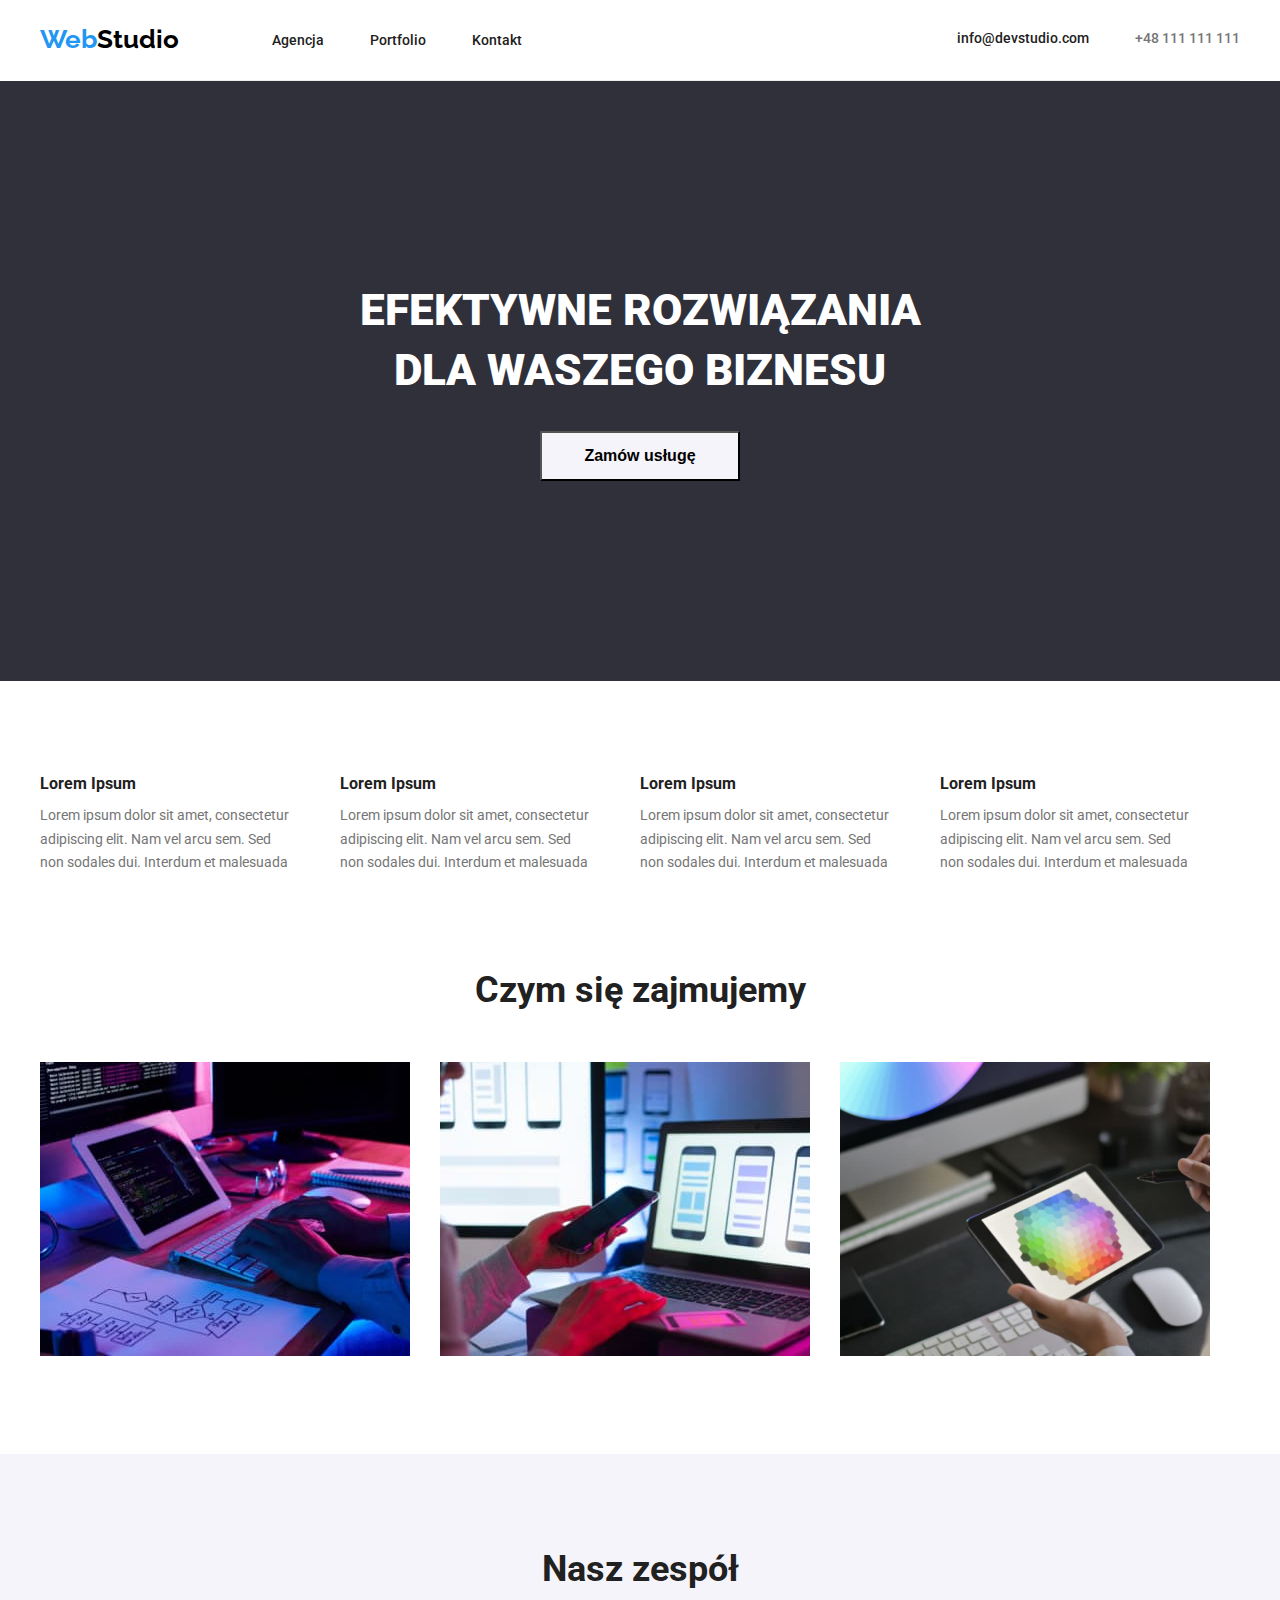
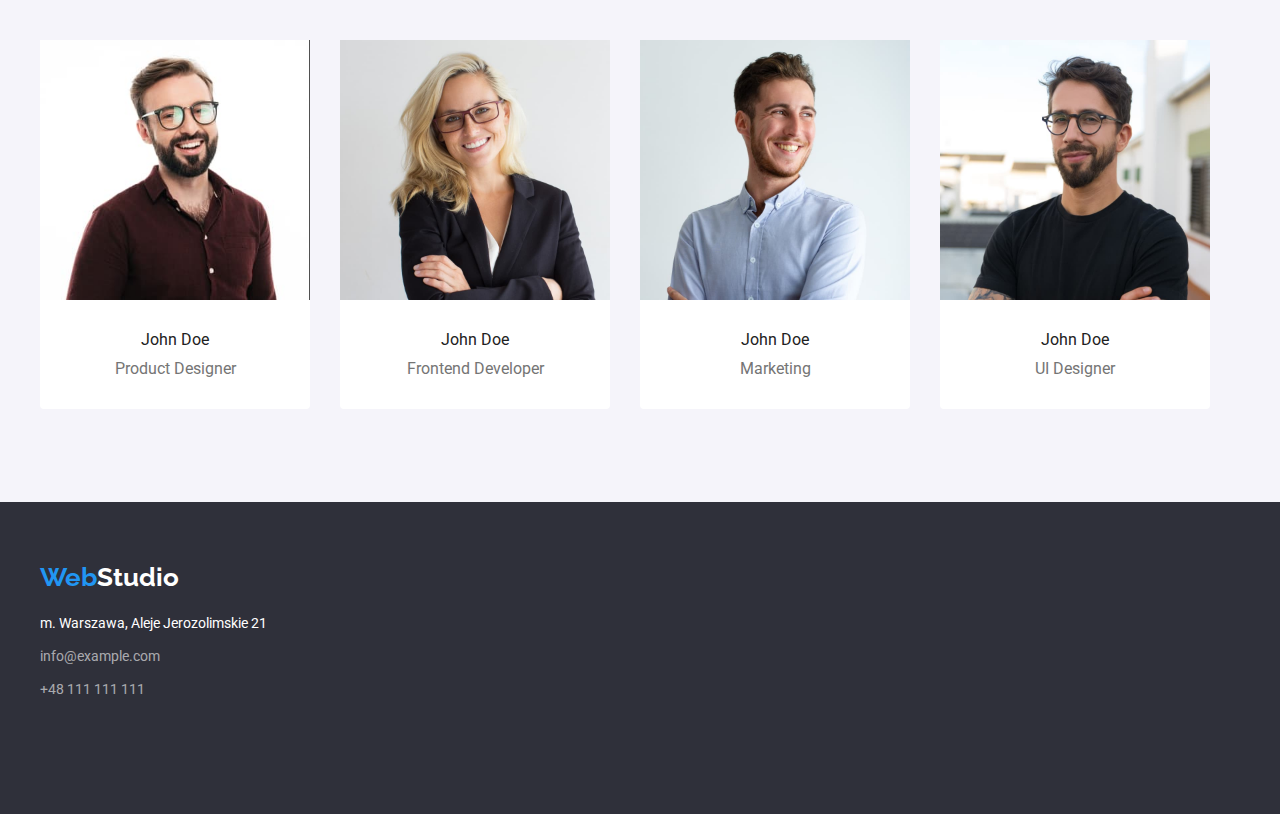
<file: index.html>
<!DOCTYPE html>
<html lang="pl">
  <head>
    <link rel="preconnect" href="https://fonts.googleapis.com" />
    <link rel="preconnect" href="https://fonts.gstatic.com" crossorigin />
    <link
      href="https://fonts.googleapis.com/css2?family=Raleway:wght@700&family=Roboto:wght@400;500;700;900&display=swap"
      rel="stylesheet"
    />

    <link
      rel="stylesheet"
      href="https://cdnjs.cloudflare.com/ajax/libs/modern-normalize/1.1.0/modern-normalize.min.css"
      integrity="sha512-wpPYUAdjBVSE4KJnH1VR1HeZfpl1ub8YT/NKx4PuQ5NmX2tKuGu6U/JRp5y+Y8XG2tV+wKQpNHVUX03MfMFn9Q=="
      crossorigin="anonymous"
      referrerpolicy="no-referrer"
    />
    <meta charset="UTF-8" />
    <meta http-equiv="X-UA-Compatible" content="IE=edge" />
    <meta name="viewport" content="width=device-width, initial-scale=1.0" />
    <title>WebStudio</title>
    <link rel="stylesheet" href="./css/style.css" />
  </head>
  <body>
    <header>
      <div class="container containerinheader">
        <nav>
          <ul class="header">
            <li>
              <a href="./index.html" class="logoheader">
                <span class="firstpartlogo">Web</span
                ><span class="thirdpartlogo">Studio</span></a
              >
            </li>
            <li>
              <a class="interactive" href="Agencja">Agencja</a>
            </li>
            <li>
              <a class="interactive" href="./portfolio.html">Portfolio</a>
            </li>
            <li>
              <a class="interactive" href="Kontakt">Kontakt</a>
            </li>
          </ul>
        </nav>
        <div class="secondpartheader">
          <a class="interactive" href="mailto:info@devstudio.com"
            >info@devstudio.com</a
          >
          <a class="interactiveplus" href="tel:+48111111111">+48 111 111 111</a>
        </div>
      </div>
    </header>
    <main>
      <section class="tittle">
        <div class="container proffession-general">
          <h1>efektywne rozwiązania<br />dla waszego biznesu</h1>
          <button type="button" class="buttonstudio">Zamów usługę</button>
        </div>
      </section>
      <section>
        <div class="container loremipsummargin">
          <ul class="loremipsum">
            <li class="loremipsum-items">
              <h3>Lorem Ipsum</h3>

              <p>
                Lorem ipsum dolor sit amet, consectetur adipiscing elit. Nam vel
                arcu sem. Sed <br/> non sodales dui. Interdum et malesuada
              </p>
            </li>
            <li class="loremipsum-items">
              <h3>Lorem Ipsum</h3>

              <p>
                Lorem ipsum dolor sit amet, consectetur adipiscing elit. Nam vel
                arcu sem. Sed </br> non sodales dui. Interdum et malesuada
              </p>
            </li>
            <li class="loremipsum-items">
              <h3>Lorem Ipsum</h3>
              <p>
                Lorem ipsum dolor sit amet, consectetur adipiscing elit. Nam vel
                arcu sem. Sed <br/> non sodales dui. Interdum et malesuada
              </p>
            </li>
            <li class="loremipsum-items">
              <h3>Lorem Ipsum</h3>
              <p>
                Lorem ipsum dolor sit amet, consectetur adipiscing elit. Nam vel
                arcu sem. Sed <br/> non sodales dui. Interdum et malesuada
              </p>
            </li>
          </ul>
        </div>
      </section>
      <section>
        <div class="container">
          <h2>Czym się zajmujemy</h2>
          <ul class="profession-set">
            <li class="profession-item">
              <img
                src="images/box-image-1.jpg"
                alt="mężczyzna programuje uzywajac dwoch monitorów"
                width="370"
                height="294"
              />
            </li>
            <li class="profession-item">
              <img
                src="images/box-image-2.jpg"
                alt="mezczyzna trzyma komorke w lewej dloni i na monitorze wyswitlaja sie trzy telefony komorkowe"
                width="370"
                height="294"
              />
            </li>
            <li class="profession-item">
              <img
                src="images/box-image-3.jpg"
                alt="wyswitlona na tablecie skala kolorow"
                width="370"
                height="294"
              />
            </li>
          </ul>
        </div>
      </section>
      <section class="ourteamblock">
        <div class="container ourteam-concent">
          <h2>Nasz zespół</h2>
          <ul class="ourteam">
            <li class="ourteam-item">
              <figure>
                <img
                  src="images/team-card-image-1.jpg"
                  alt="mezczyzna w okularach usmiecha sie"
                  width="270"
                  height="260"
                />
                <figcaption class="namemargin">
                  <p class="nameindex">John Doe</p>
                  <p class="proffession">Product Designer</p>
                </figcaption>
              </figure>
            </li>
            <li class="ourteam-item">
              <figure>
                <img
                  src="images/team-card-image-2.jpg"
                  alt="kobieta z blond włosami w okularach usmiecha sie"
                  width="270"
                  height="260"
                />
                <figcaption class="namemargin">
                  <p class="nameindex">John Doe</p>
                  <p class="proffession">Frontend Developer</p>
                </figcaption>
              </figure>
            </li>
            <li class="ourteam-item">
              <figure>
                <img
                  src="images/team-card-image-3.jpg"
                  alt="mezczyzna w niebieskiej koszuli usmiecha sie"
                  width="270"
                  height="260"
                />
                <figcaption class="namemargin">
                  <p class="nameindex">John Doe</p>
                  <p class="proffession">Marketing</p>
                </figcaption>
              </figure>
            </li>
            <li class="ourteam-item">
              <figure>
                <img
                  src="images/team-card-image-4.jpg"
                  alt="mezczyzna w okularach usmiecha sie"
                  width="270"
                  height="260"
                />
                <figcaption class="namemargin">
                  <p class="nameindex">John Doe</p>
                  <p class="proffession">UI Designer</p>
                </figcaption>
              </figure>
            </li>
          </ul>
        </div>
      </section>
    </main>
    <footer>
      <div class="container">
        <a href="./index.html" class="logo"
          ><span class="firstpartlogo">Web</span
          ><span class="secondpartlogo">Studio</span></a
        >
        <address class="address">m. Warszawa, Aleje Jerozolimskie 21</address>
        <p class="email">info@example.com</p>
        <p class="telnr">+48 111 111 111</p>
      </div>
    </footer>
  </body>
</html>
</file>
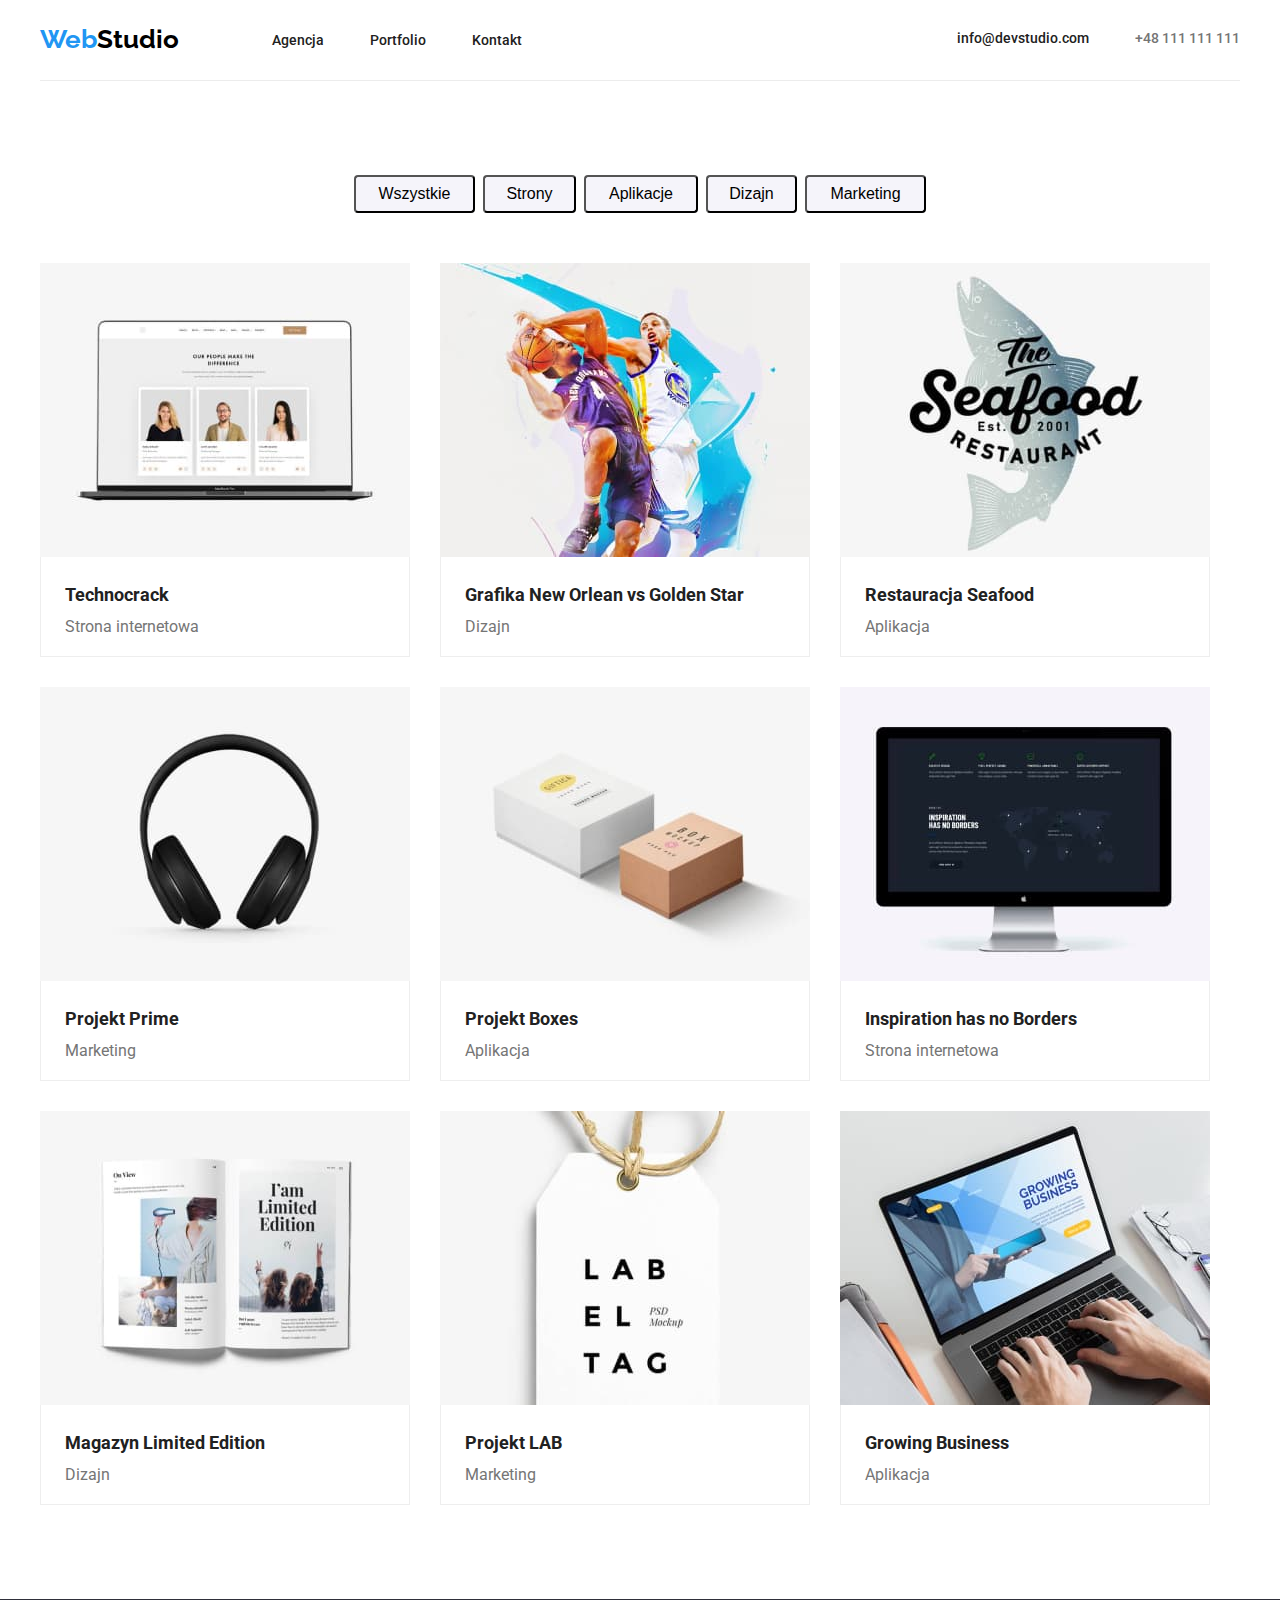
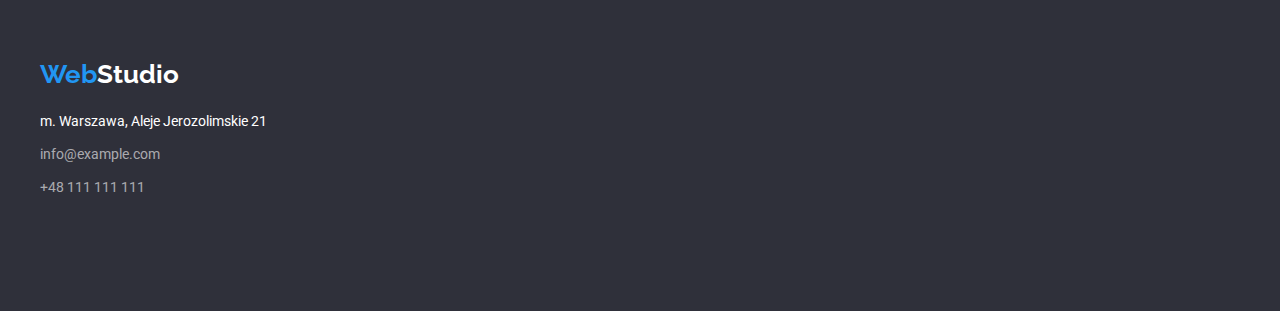
<file: portfolio.html>
<!DOCTYPE html>
<html lang="pl">
  <head>
    <link rel="preconnect" href="https://fonts.googleapis.com" />
    <link rel="preconnect" href="https://fonts.gstatic.com" crossorigin />
    <link
      href="https://fonts.googleapis.com/css2?family=Raleway:wght@700&family=Roboto:wght@400;500;700;900&display=swap"
      rel="stylesheet"
    />
    <link
      rel="stylesheet"
      href="https://cdnjs.cloudflare.com/ajax/libs/modern-normalize/1.1.0/modern-normalize.min.css"
      integrity="sha512-wpPYUAdjBVSE4KJnH1VR1HeZfpl1ub8YT/NKx4PuQ5NmX2tKuGu6U/JRp5y+Y8XG2tV+wKQpNHVUX03MfMFn9Q=="
      crossorigin="anonymous"
      referrerpolicy="no-referrer"
    />
    <meta charset="UTF-8" />
    <meta http-equiv="X-UA-Compatible" content="IE=edge" />
    <meta name="viewport" content="width=device-width, initial-scale=1.0" />
    <title>Portfolio</title>
    <link rel="stylesheet" href="./css/style.css" />
  </head>
  <body>
    <header>
      <div class="container containerinheader">
        <nav>
          <ul class="header">
            <li>
              <a href="./index.html" class="logoheader">
                <span class="firstpartlogo">Web</span
                ><span class="thirdpartlogo">Studio</span></a
              >
            </li>
            <li>
              <a class="interactive" href="Agencja">Agencja</a>
            </li>
            <li>
              <a class="interactive" href="./portfolio.html">Portfolio</a>
            </li>
            <li>
              <a class="interactive" href="Kontakt">Kontakt</a>
            </li>
          </ul>
        </nav>
        <div class="secondpartheader">
          <a class="interactive" href="mailto:info@devstudio.com"
            >info@devstudio.com</a
          >
          <a class="interactiveplus" href="tel:+48111111111">+48 111 111 111</a>
        </div>
      </div>
    </header>
    <main>
      <section>
        <div class="container menu-section">
          <ul class="menu">
            <li><button type="button" class="wszystkie">Wszystkie</button></li>
            <li><button type="button" class="strony">Strony</button></li>
            <li><button type="button" class="aplikacje">Aplikacje</button></li>
            <li><button type="button" class="dizajn">Dizajn</button></li>
            <li><button type="button" class="marketing">Marketing</button></li>
          </ul>
        </div>
      </section>
      <section>
        <div class="container pictures">
          <ul class="portfolio">
            <li class="portfolio-item">
              <figure>
                <img
                  src="./images/womenmanwomen.jpg"
                  width="370"
                  height="294"
                  alt="womenmanwomen"
                />
                <figcaption class="portmenu">
                  <p class="name">Technocrack</p>
                  <p class="proffessionport">Strona internetowa</p>
                </figcaption>
              </figure>
            </li>
            <li class="portfolio-item">
              <figure>
                <img
                  src="./images/basketboolplayers.jpg"
                  width="370"
                  height="294"
                  alt="basketboolplayers"
                />
                <figcaption class="portmenu">
                  <p class="name">Grafika New Orlean vs Golden Star</p>
                  <p class="proffessionport">Dizajn</p>
                </figcaption>
              </figure>
            </li>
            <li class="portfolio-item">
              <figure>
                <img
                  src="./images/fish.jpg"
                  width="370"
                  height="294"
                  alt="fish"
                />
                <figcaption class="portmenu">
                  <p class="name">Restauracja Seafood</p>
                  <p class="proffessionport">Aplikacja</p>
                </figcaption>
              </figure>
            </li>
            <li class="portfolio-item">
              <figure>
                <img
                  src="./images/headphones.jpg"
                  width="370"
                  height="294"
                  alt="headphones"
                />
                <figcaption class="portmenu">
                  <p class="name">Projekt Prime</p>
                  <p class="proffessionport">Marketing</p>
                </figcaption>
              </figure>
            </li>
            <li class="portfolio-item">
              <figure>
                <img
                  src="./images/twoboxes.jpg"
                  width="370"
                  height="294"
                  alt="twoboxes"
                />
                <figcaption class="portmenu">
                  <p class="name">Projekt Boxes</p>
                  <p class="proffessionport">Aplikacja</p>
                </figcaption>
              </figure>
            </li>
            <li class="portfolio-item">
              <figure>
                <img
                  src="./images/monitor.jpg"
                  width="370"
                  height="294"
                  alt="monitor"
                />
                <figcaption class="portmenu">
                  <p class="name">Inspiration has no Borders</p>
                  <p class="proffessionport">Strona internetowa</p>
                </figcaption>
              </figure>
            </li>
            <li class="portfolio-item">
              <figure>
                <img
                  src="./images/book.jpg"
                  width="370"
                  height="294"
                  alt="book"
                />
                <figcaption class="portmenu">
                  <p class="name">Magazyn Limited Edition</p>
                  <p class="proffessionport">Dizajn</p>
                </figcaption>
              </figure>
            </li>
            <li class="portfolio-item">
              <figure>
                <img
                  src="./images/label.jpg"
                  width="370"
                  height="294"
                  alt="label"
                />
                <figcaption class="portmenu">
                  <p class="name">Projekt LAB</p>
                  <p class="proffessionport">Marketing</p>
                </figcaption>
              </figure>
            </li>
            <li class="portfolio-item">
              <figure>
                <img
                  src="./images/laptop.jpg"
                  width="370"
                  height="294"
                  alt="laptop"
                />
                <figcaption class="portmenu">
                  <p class="name">Growing Business</p>
                  <p class="proffessionport">Aplikacja</p>
                </figcaption>
              </figure>
            </li>
          </ul>
        </div>
      </section>
    </main>
    <footer>
      <div class="container">
        <a href="./index.html" class="logo"
          ><span class="firstpartlogo">Web</span
          ><span class="secondpartlogo">Studio</span></a
        >
        <address class="address">m. Warszawa, Aleje Jerozolimskie 21</address>
        <p class="email">info@example.com</p>
        <p class="telnr">+48 111 111 111</p>
      </div>
    </footer>
  </body>
</html>
</file>
<file: css/style.css>
* {
  margin: 0;
  padding: 0;
}

body {
  color: rgba(33, 33, 33, 1);
  font-family: "Roboto", sans-serif;
  margin: 0;
}
:root {
  --main-color-grey: rgba(117, 117, 117, 1);
  --main-color-blue: rgba(33, 150, 243, 1);
  --main-color-white: rgba(255, 255, 255, 1);
  --main-color-white-plus: rgba(255, 255, 255, 0.6);
  --secondary--black: rgba(0, 0, 0, 1);
  --main-color-background: rgba(47, 48, 58, 1);
  --main-color-button: rgba(245, 244, 250, 1);
}
footer {
  background: rgba(47, 48, 58, 1);
  height: 252px;
  width: 100%;
  padding-top: 60px;
}
.tittle {
  background: rgba(47, 48, 58, 1);
  height: 600px;
  width: 100%;
}
.address {
  color: var(--main-color-white);
  font-size: 14px;
  line-height: 1.71;
  margin-top: 20px;
  margin-bottom: 9px;
  text-align: left;
  font-style: normal;
  letter-spacing: 3%;
}
h1 {
  color: var(--main-color-white);
  font-size: 44px;
  line-height: 1.36;
  font-weight: 900;
  text-transform: uppercase;
  text-align: center;
}
.logoheader {
  text-decoration: none;
  margin-right: 93px;
}
.logo {
  text-decoration: none;
}
.firstpartlogo {
  color: var(--main-color-blue);
  font-size: 26px;
  line-height: 1.19;
  font-weight: 700;
  font-family: raleway;
}
.secondpartlogo {
  color: var(--main-color-white);
  font-size: 26px;
  line-height: 1.19;
  font-weight: 700;
  font-family: raleway;
}
.thirdpartlogo {
  color: var(--secondary--black);
  font-size: 26px;
  line-height: 1.19;
  font-weight: 700;
  font-family: raleway;
}
.interactive:hover,
.interactive:focus {
  color: var(--main-color-blue);
  line-height: 1.14;
  font-size: 14px;
  font-weight: 500;
  text-decoration: none;
}
.interactive {
  color: var(--main-color-black);
  font-size: 14px;
  line-height: 1.14;
  font-weight: 500;
  text-decoration: none;
  margin-right: 46px;
}
.interactiveplus:hover,
.interactiveplus:focus {
  color: var(--main-color-blue);
  font-size: 14px;
  line-height: 1.14;
  font-weight: 500;
  text-decoration: none;
}
.interactiveplus {
  color: var(--main-color-grey);
  font-size: 14px;
  line-height: 1.14;
  font-weight: 500;
  text-decoration: none;
}
h2 {
  font-size: 36px;
  line-height: 1.17;
  text-align: center;
}
.proffession {
  color: var(--main-color-grey);
  padding-bottom: 30px;
}
.email,
.telnr {
  color: var(--main-color-white-plus);
  font-size: 14px;
  line-height: 1.71;
}
.buttonstudio {
  background-color: var(--main-color-button);
  cursor: pointer;
  font-size: 16px;
  line-height: 1.88;
  font-weight: 700;
  text-align: center;
  height: 50px;
  width: 200px;
  margin-top: 30px;
  text-align: center;
  letter-spacing: 6%;
}
button {
  background-color: var(--main-color-button);
  cursor: pointer;
  font-size: 16px;
  line-height: 1.62;
  font-weight: 500;
  text-align: center;
}
button:hover,
button:focus {
  color: var(--main-color-white);
  background-color: var(--main-color-blue);
  font-size: 16px;
  line-height: 1.62;
  font-weight: 500;
  text-align: center;
}
.buttonstudio:hover,
.buttonstudio:focus {
  color: var(--main-color-white);
  background-color: var(--main-color-blue);
  font-size: 16px;
  line-height: 1.88;
  font-weight: 700;
  text-align: center;
}
.tittle,
footer {
  background-color: var(--main-color-background);
}
.loremipsum > li {
  font-size: 14px;
}
.loremipsum h3 {
  line-height: 1.14;
  color: var(--main-color-black);
  margin-bottom: 10px;
}
.loremipsum p {
  line-height: 1.71;
  color: var(--main-color-grey);
}
.loremipsum {
  display: flex;
  margin-top: 94px;
  gap: 30px;
}
.loremipsum-items {
  list-style: none;
  justify-content: center;
  width: 270px;
}
.ourteam figcaption {
  line-height: 1.19;
}
.ourteam .name {
  font-weight: 500;
}
.portfolio .proffession {
  line-height: 1.88;
}
.name {
  margin-bottom: 4px;
}
.portfolio .name {
  font-weight: 700;
  font-size: 18px;
  line-height: 2;
}
.ourteam li {
  text-align: center;
}
.container {
  width: 1200px;
  margin: 0 auto;
}
.profession-set {
  display: flex;
  gap: 30px;
  margin-top: 50px;
}
.profession-item {
  list-style: none;
}
.ourteam {
  display: flex;
  gap: 30px;
  margin-top: 50px;
}
.ourteam-item {
  list-style: none;
}
.portfolio {
  display: flex;
  flex-wrap: wrap;
  gap: 30px;
}
.portfolio-item {
  list-style: none;
  flex-basis: calc((100%- (2 * 30px)) / 3);
}
.header {
  display: flex;
  justify-content: flex-start;
  align-items: center;
  list-style: none;
}
.secondpartheader {
  display: flex;
  justify-content: flex-end;
}
.containerinheader {
  display: flex;
  align-items: center;
  justify-content: space-between;
  padding-top: 24px;
  padding-bottom: 25px;
  border-bottom: 1px solid rgba(236, 236, 236, 1);
}
.ourteamblock {
  height: 648px;
  background-color: rgba(245, 244, 250, 1);
  margin-top: 94px;
}
.proffession-general {
  padding-top: 200px;
  padding-bottom: 200px;
  text-align: center;
}
.ourteam-concent {
  padding-top: 94px;
}
.email {
  margin-bottom: 9px;
  margin-top: 9px;
}
.loremipsummargin {
  margin-bottom: 94px;
}
.namemargin {
  border-bottom: 1px solid rgba(255, 255, 255, 1);
  border-left: 1px solid rgba(255, 255, 255, 1);
  border-right: 1px solid rgba(255, 255, 255, 1);
  border-color: rgba(255, 255, 255, 1);
  background-color: rgba(255, 255, 255, 1);
  border-bottom-right-radius: 4px;
  border-bottom-left-radius: 4px;
}
.nameindex {
  margin-bottom: 10px;
  padding-top: 30px;
}
.menu {
  display: flex;
  list-style: none;
  gap: 8px;
  justify-content: center;
}
.menu-section {
  margin-top: 94px;
}
.portmenu {
  padding-top: 20px;
  padding-left: 24px;
  padding-right: 24px;
  border-bottom: 1px solid rgba(238, 238, 238, 1);
  border-left: 1px solid rgba(238, 238, 238, 1);
  border-right: 1px solid rgba(238, 238, 238, 1);
}
.pictures {
  margin-bottom: 94px;
  margin-top: 50px;
}
.wszystkie,
.strony,
.aplikacje,
.dizajn,
.marketing {
  border-radius: 4px;
  text-align: center;
}
.aplikacje {
  width: 114px;
  height: 38px;
}
.wszystkie {
  width: 121px;
  height: 38px;
}
.strony {
  width: 93px;
  height: 38px;
}
.dizajn {
  width: 91px;
  height: 38px;
}
.marketing {
  width: 121px;
  height: 38px;
}
.proffessionport {
  padding-bottom: 20px;
  color: var(--main-color-grey);
}
figure > img {
  display: block;
}
</file>
